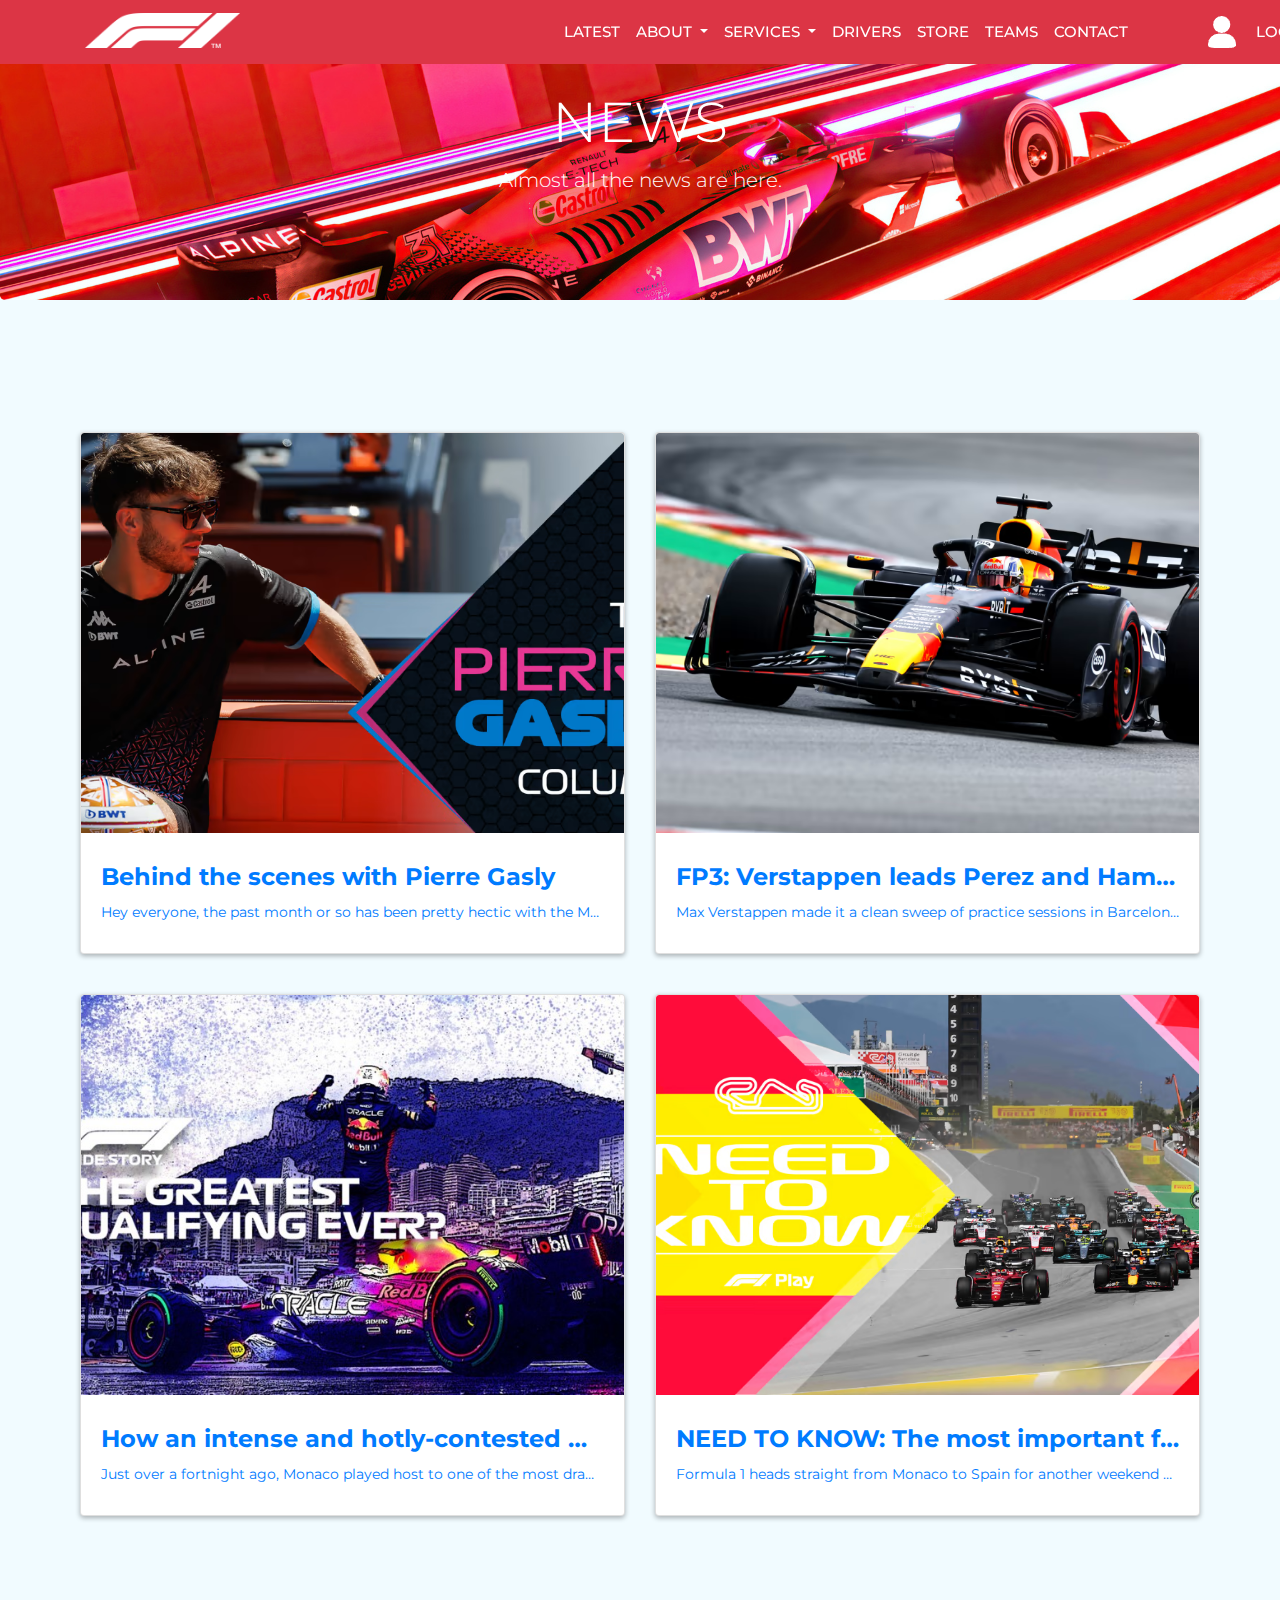
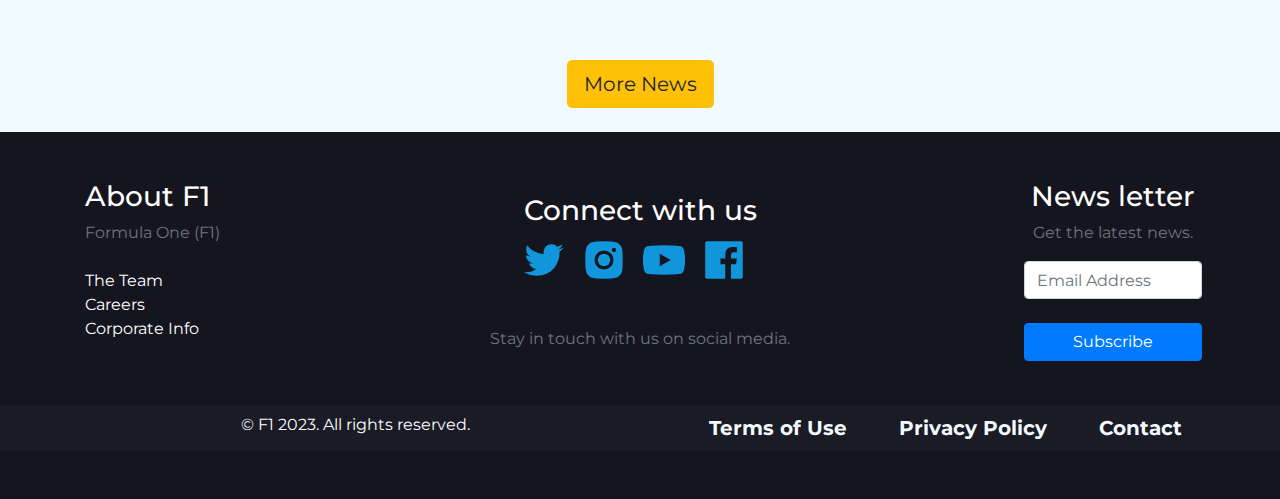
<file: latest.html>
<!DOCTYPE html>
<html lang="en">

<head>
    <meta charset="UTF-8">
    <meta http-equiv="X-UA-Compatible" content="IE=edge">
    <meta name="viewport" content="width=device-width, initial-scale=1.0">
    <title>Latest</title>
    <link rel="stylesheet" href="css/bootstrap.css">
    <link rel="stylesheet" href="css/latest.css">
    <link rel="icon" type="image/x-icon" href="img/f1icon2.png">
</head>

<body>
    <nav class="navbar navbar-expand-lg navbar-light bg-danger fixed-top">
        <div class="container">
            <a class="navbar-brand" href="index.html"><img src="img/logo.png" width="155" height="35"
                    class="d-inline-block align-top" alt=""></a>
            <button class="navbar-toggler" type="button" data-toggle="collapse" data-target="#navbarSupportedContent"
                aria-controls="navbarSupportedContent" aria-expanded="false" aria-label="Toggle navigation">
                <span class="navbar-toggler-icon"></span>
            </button>

            <div class="collapse navbar-collapse" id="navbarSupportedContent">
                <ul class="navbar-nav ml-auto" style="padding-left: 300px;">
                    <li class="nav-item">
                        <a class="nav-link" href="javascript:void(0);">Latest</a>
                    </li>
                    <li class="nav-item dropdown">
                        <a class="nav-link dropdown-toggle" href="javascript:void(0);" id="navbarDropdown" role="button"
                            data-toggle="dropdown" aria-haspopup="true" aria-expanded="false">
                            About
                        </a>
                        <div class="dropdown-menu" aria-labelledby="navbarDropdown">
                            <a class="dropdown-item" href="javascript:void(0);">Our Story</a>
                            <a class="dropdown-item" href="javascript:void(0);">Our Team</a>
                            <a class="dropdown-item" href="javascript:void(0);">Our Vision</a>
                            <div class="dropdown-divider"></div>
                            <a class="dropdown-item" href="javascript:void(0);">Contact Us</a>
                        </div>
                    </li>
                    <li class="nav-item dropdown">
                        <a class="nav-link dropdown-toggle" href="javascript:void(0);" id="navbarDropdown" role="button"
                            data-toggle="dropdown" aria-haspopup="true" aria-expanded="false">
                            Services
                        </a>
                        <div class="dropdown-menu" aria-labelledby="navbarDropdown">
                            <a class="dropdown-item" href="javascript:void(0);">Service 1</a>
                            <a class="dropdown-item" href="javascript:void(0);">Service 2</a>
                            <a class="dropdown-item" href="javascript:void(0);">Service 3</a>
                            <div class="dropdown-divider"></div>
                            <a class="dropdown-item" href="javascript:void(0);">All Services</a>
                        </div>
                    </li>
                    <li class="nav-item">
                        <a class="nav-link" href="javascript:void(0);">Drivers</a>
                    </li>
                    <li class="nav-item">
                        <a class="nav-link" href="store1.html">Store</a>
                    </li>
                    <li class="nav-item">
                        <a class="nav-link" href="#team">Teams</a>
                    </li>
                    <li class="nav-item">
                        <a class="nav-link" href="#contact">Contact</a>
                    </li>
                    <ul class="navbar-nav ml-auto" style="padding-left: 70px;">
                        <li class="nav-item">
                            <div class="login-wrapper">
                                <img src="img/login.png" alt="Login Icon">
                                <a class="nav-link" href="login.html">Login</a>
                            </div>
                        </li>
                        <li class="nav-item">
                            <div>
                                <a class="nav-link" href="register.html">Register</a>
                            </div>
                        </li>
                    </ul>
                </ul>
            </div>
        </div>
    </nav>
    <div class="jumbotron">
        <h1 class="display-4">NEWS</h1>
        <p class="lead">Almost all the news are here.</p>
    </div>
    <div class="row" id="roww">
        <div class="col-12 col-md-6 category">
            <div class="card">
                <a href="javascript:void(0);">
                    <img class="card-img-top" src="img/latest1.avif" alt="Card image cap">
                    <div class="card-body">
                        <h5 class="card-title">Behind the scenes with Pierre Gasly</h5>
                        <p class="card-text">Hey everyone, the past month or so has been pretty hectic with the
                            Monaco-Spain double header and so many different
                            things happening on and off track in that time. Here, I share with you some of those moments
                            and what’s been on my mind
                            of late…</p>
                    </div>
                </a>
            </div>
            <div class="card">
                <a href="javascript:void(0);">
                    <img class="card-img-top" src="img/latest2.jpg" alt="Card image cap">
                    <div class="card-body">
                        <h5 class="card-title">How an intense and hotly-contested Monaco GP qualifying session unfolded
                        </h5>
                        <p class="card-text">Just over a fortnight ago, Monaco played host to one of the most dramatic
                            qualifying sessions of all time, with the
                            one-hour grid decider featuring a shock Q1 exit, world class driving at every turn and
                            several cars battling it out for
                            pole position.</p>
                    </div>
                </a>
            </div>
        </div>
        <div class="col-12 col-md-6 category">
            <div class="card">
                <a href="javascript:void(0);">
                    <img class="card-img-top" src="img/latest3.avif" alt="Card image cap">
                    <div class="card-body">
                        <h5 class="card-title">FP3: Verstappen leads Perez and Hamilton in rain-affected final practice
                            session in Barcelona</h5>
                        <p class="card-text">Max Verstappen made it a clean sweep of practice sessions in Barcelona,
                            with the Red Bull driver setting the fastest
                            time during a rain-hampered FP3, ahead of team mate Sergio Perez and Mercedes’ Lewis
                            Hamilton in preparation for
                            qualifying later today.</p>
                    </div>
                </a>
            </div>
            <div class="card">
                <a href="javascript:void(0);">
                    <img class="card-img-top" src="img/latest4.avif" alt="Card image cap">
                    <div class="card-body">
                        <h5 class="card-title">NEED TO KNOW: The most important facts, stats and trivia ahead of the
                            2023 Spanish Grand Prix</h5>
                        <p class="card-text">Formula 1 heads straight from Monaco to Spain for another weekend of
                            racing. Need to Know is your all-in-one guide with
                            stats, trivia, insight and much more. You can also see how fans have voted using our F1 Play
                            predictor game.</p>
                    </div>
                </a>
            </div>
        </div>
    </div>
    <div class="btn-center">
        <button class="btn btn-warning my-4 btn-lg">More News</button>
    </div>
    <footer class="footercolor py-5">
        <div class="container">
            <div class="row">
                <div class="col-md-4 mb-5 mb-md-0">
                    <h3 class="fw-bold text-white">About F1</h3>
                    <p class="text-secondary">Formula One (F1) </p>
                    <ul class="list-unstyled mt-4">
                        <li><a href="javascript:void(0);" class="text-white">The Team</a></li>
                        <li><a href="javascript:void(0);" class="text-white">Careers</a></li>
                        <li><a href="javascript:void(0);" class="text-white">Corporate Info</a></li>
                    </ul>
                </div>
                <div class="col-md-4 mb-5 mb-md-0 d-flex flex-column justify-content-center align-items-center">
                    <h3 class="fw-bold text-white">Connect with us</h3>
                    <ul class="nav tubiaos">
                        <li class="nav-item"><a href="javascript:void(0);" id="tubiao1"
                                class="text-decoration-none"></a></li>
                        <li class="nav-item"><a href="javascript:void(0);" id="tubiao2"
                                class="text-decoration-none"></a></li>
                        <li class="nav-item"><a href="javascript:void(0);" id="tubiao3"
                                class="text-decoration-none"></a></li>
                        <li class="nav-item"><a href="javascript:void(0);" id="tubiao4"
                                class="text-decoration-none"></a></li>
                    </ul>
                    <p class="mt-4 text-secondary text-center">Stay in touch with us on social media.</p>
                </div>
                <div class="col-md-4 d-flex flex-column justify-content-center align-items-center f4">
                    <h3 class="fw-bold  text-white">News letter</h3>
                    <p class="text-secondary">Get the latest news.</p>
                    <form>
                        <div class="form-group mb-4">
                            <input type="email" class="form-control rounded" placeholder="Email Address">
                        </div>
                        <button type="submit" class="btn btn-primary px-5">Subscribe</button>
                    </form>
                </div>
            </div>
        </div>
        <div class="container-fluid mt-4 py-2 f3">
            <div class="container">
                <div class="row">
                    <div class="col-md-6 text-center text-md-start" id="f1234">
                        <p class="mb-0 " id="f2">&copy; F1 2023. All rights reserved.</p>
                    </div>
                    <div class="col-md-6 text-center text-md-end f12">
                        <ul class="list-inline mb-0" id="f123">
                            <li class="list-inline-item fw-bold"><a href="javascript:void(0);" class="">Terms of Use</a>
                            </li>
                            <li class="list-inline-item fw-bold"><a href="javascript:void(0);" class="">Privacy
                                    Policy</a></li>
                            <li class="list-inline-item fw-bold"><a href="javascript:void(0);" class="">Contact</a></li>
                        </ul>
                    </div>
                </div>
            </div>
        </div>
    </footer>
    <script src="js/jquery-3.6.4.min.js"></script>
    <script src="js/bootstrap.bundle.min.js"></script>
</body>

</html>
</file>
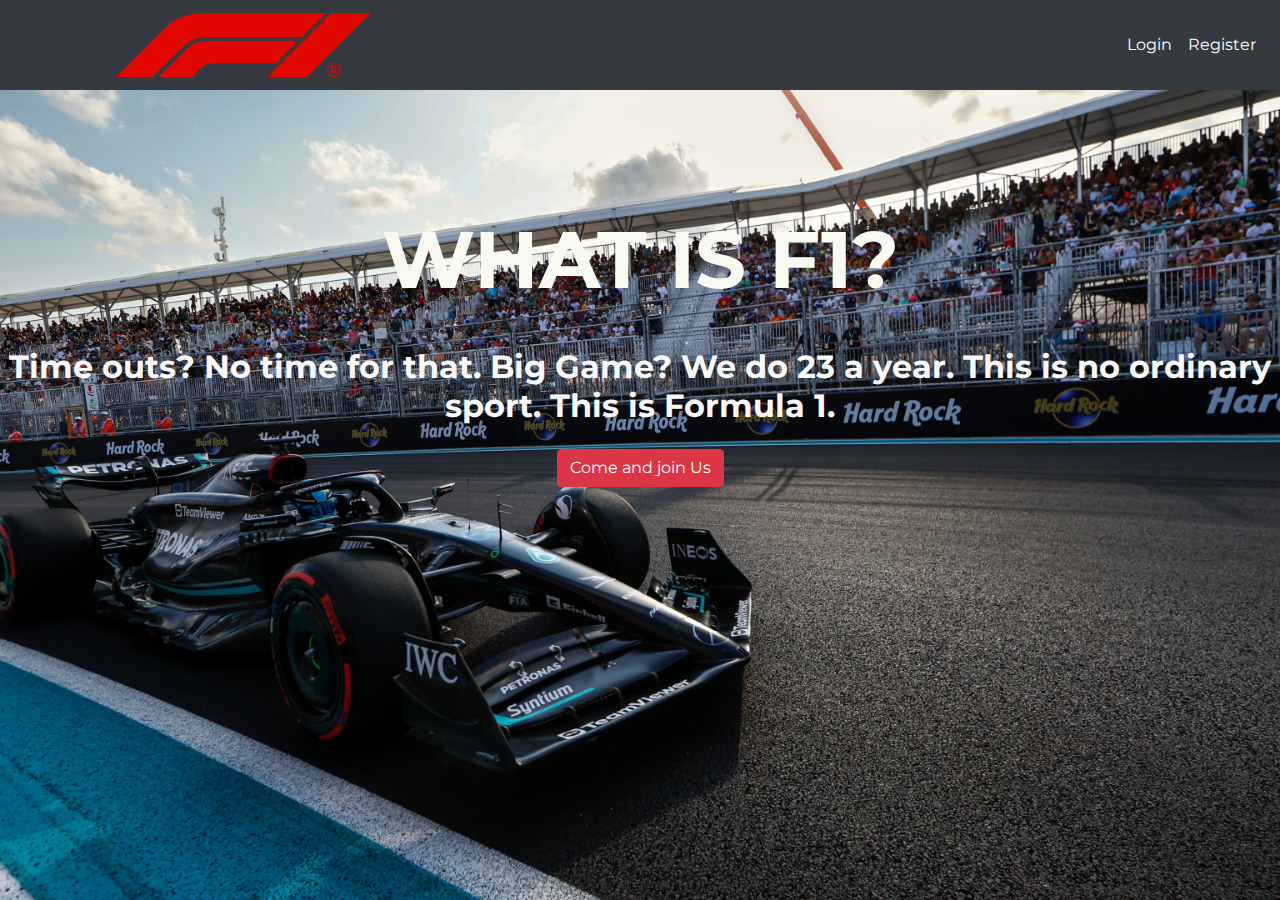
<file: login.html>
<!DOCTYPE html>
<html lang="en">

<head>
    <meta charset="UTF-8">
    <meta http-equiv="X-UA-Compatible" content="IE=edge">
    <meta name="viewport" content="width=device-width, initial-scale=1.0">
    <title>Login</title>
    <link rel="stylesheet" href="css/bootstrap.css">
    <link rel="stylesheet" href="css/login.css">
    <link rel="icon" href="img/f1icon2.png">
</head>

<body>
    <nav class="navbar navbar-expand-lg navbar-dark bg-dark">
        <a class="navbar-brand" href="index.html"><img src="img/logo2.svg" width="255" class="d-inline-block align-top "
                alt="" style="margin-left: 100px;"></a>
        <button class="navbar-toggler" type="button" data-toggle="collapse" data-target="#navbarNav"
            aria-controls="navbarNav" aria-expanded="false" aria-label="Toggle navigation">
            <span class="navbar-toggler-icon"></span>
        </button>
        <div class="collapse navbar-collapse justify-content-end" id="navbarNav">
            <ul class="navbar-nav">
                <li class="nav-item active fw-bold">
                    <a class="nav-link" href="javascript:void(0);">Login</a>
                </li>
                <li class="nav-item active fw-bold">
                    <a class="nav-link" href="register.html">Register</a>
                </li>
            </ul>
        </div>
    </nav>
    <div class="d-flex align-items-center justify-content-center mt-5 pt-5 F111" style="height: 400px;">
        <div class="text-center mb-4">
            <h1 class="mb-4">WHAT IS F1?</h1>
            <h2 class="mb-4">Time outs? No time for that. Big Game? We do 23 a year. This is no ordinary sport. This is
                Formula 1.</h2>
            <button class="btn btn-danger buttonn" data-toggle="modal" data-target="#loginModal">Come and join
                Us</button>
        </div>
    </div>

    <!-- 登录模态框代码 -->
    <div class="modal fade" id="loginModal" tabindex="-1" role="dialog" aria-labelledby="loginModalLabel"
        aria-hidden="true">
        <div class="modal-dialog modal-dialog-centered modal-lg" role="document">
            <div class="modal-content text-white"
                style="background-color:rgb(44, 44, 61);border-color:rgb(255, 255, 255);">
                <div class="modal-header">
                    <h5 class="modal-title" id="loginModalLabel">Login</h5>
                    <button type="button" class="close" data-dismiss="modal" aria-label="Close">
                        <span aria-hidden="true">&times;</span>
                    </button>
                </div>
                <div class="modal-body">
                    <form id="loginForm" method="post" action="/login" class="needs-validation" novalidate>

                        <div class="form-group">
                            <label for="username" class="text-white">user name</label>
                            <input type="text" class="form-control bg-white text-white" id="username" name="username"
                                required>
                            <div class="invalid-feedback">
                                Please fill in the username.
                            </div>
                        </div>

                        <div class="form-group">
                            <label for="password" class="text-white">password</label>
                            <input type="password" class="form-control bg-white text-white" id="password"
                                name="password" required>
                            <div class="invalid-feedback">
                                Please fill in the password.
                            </div>
                        </div>

                        <div class="form-group form-check">
                            <input type="checkbox" class="form-check-input" id="rememberMe" name="rememberMe">
                            <label class="form-check-label text-white" for="rememberMe">Remember login status</label>
                        </div>

                        <div class="text-center">
                            <button type="submit" class="btn btn-primary btn-block py-2 mb-3"
                                style="background-color:rgb(0, 0, 0);border-color:rgb(255, 255, 255);">Login</button>
                        </div>
                    </form>
                </div>

                <div class="modal-footer text-center">
                    <!-- 忘记密码链接 -->
                    <a href="javascript:void(0);" class="text-white">Forgot your password?</a>
                    <span class="text-muted mx-2">|</span>
                    <a href="javascript:void(0);" class="text-white">Register Now</a>
                </div>
            </div>
        </div>
    </div>
    <script src="js/jquery-3.6.4.min.js"></script>
    <script src="js/bootstrap.bundle.min.js"></script>
</body>

</html>
</file>
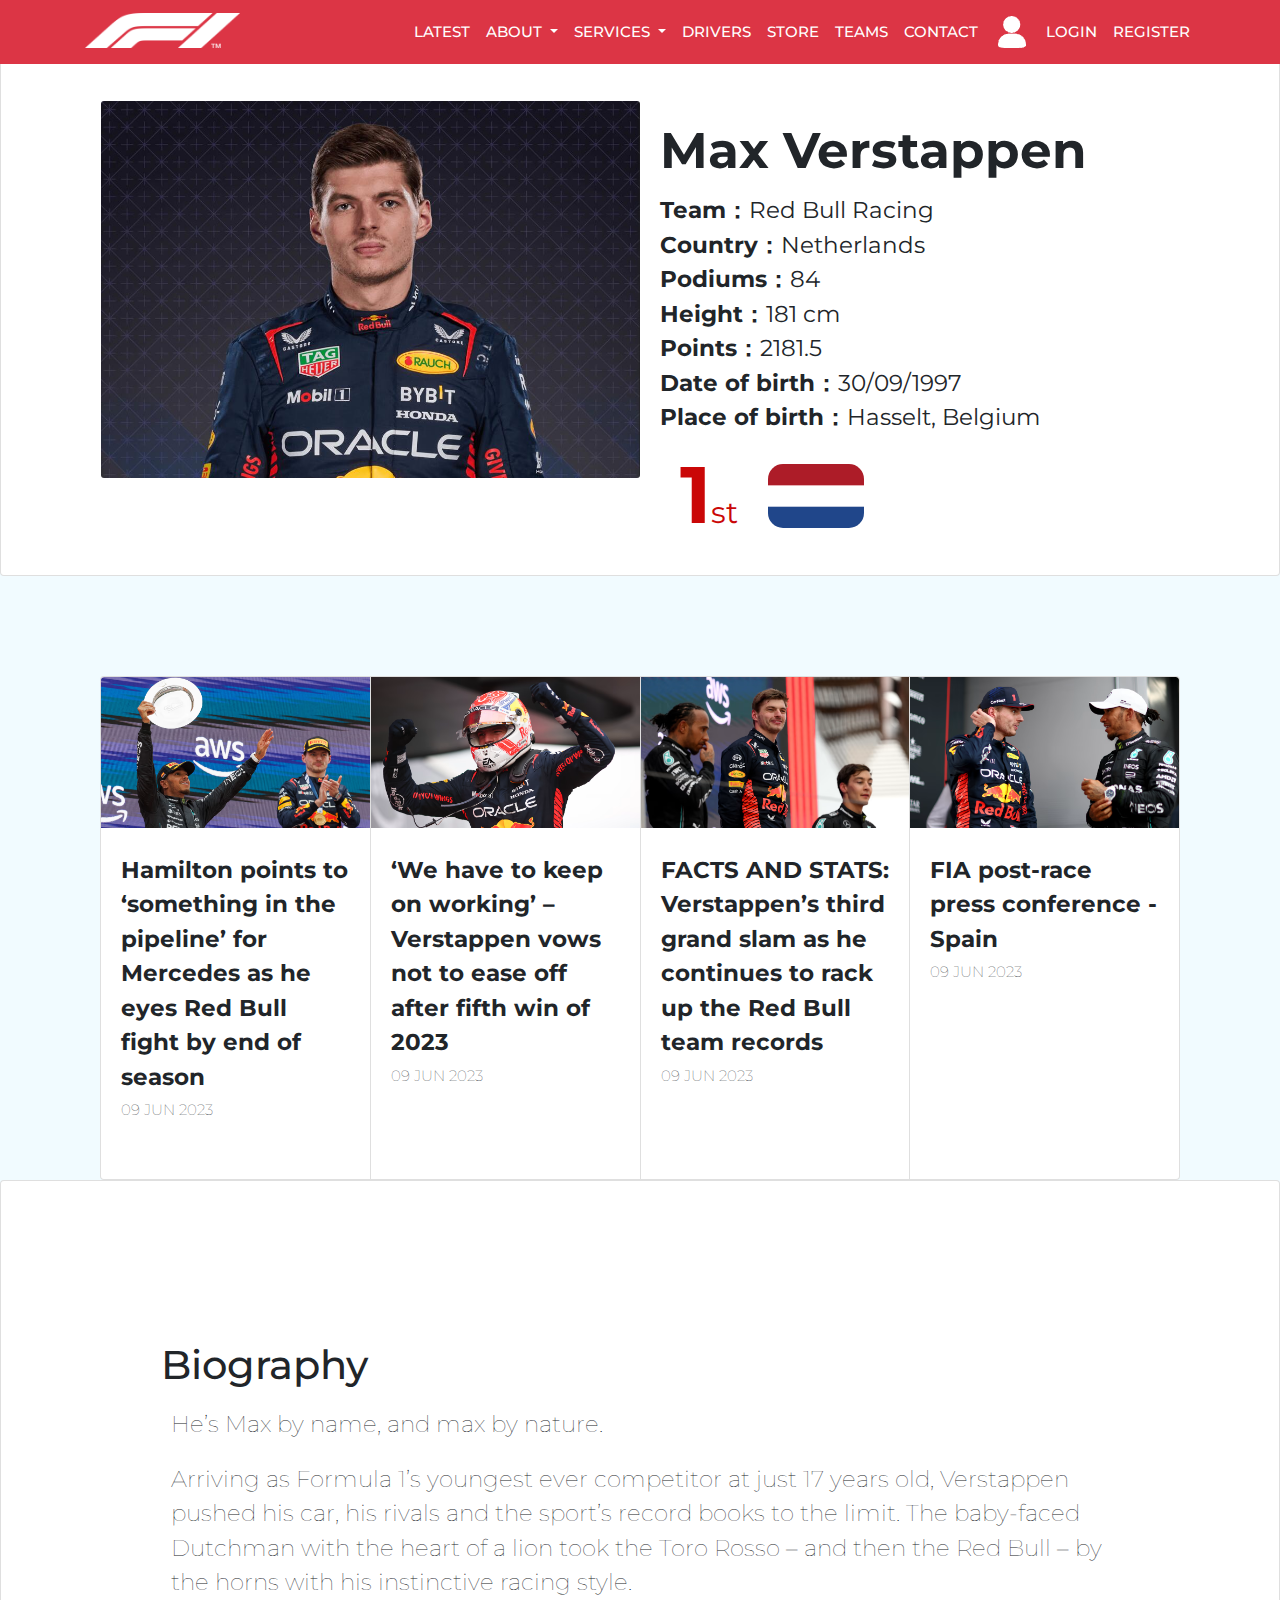
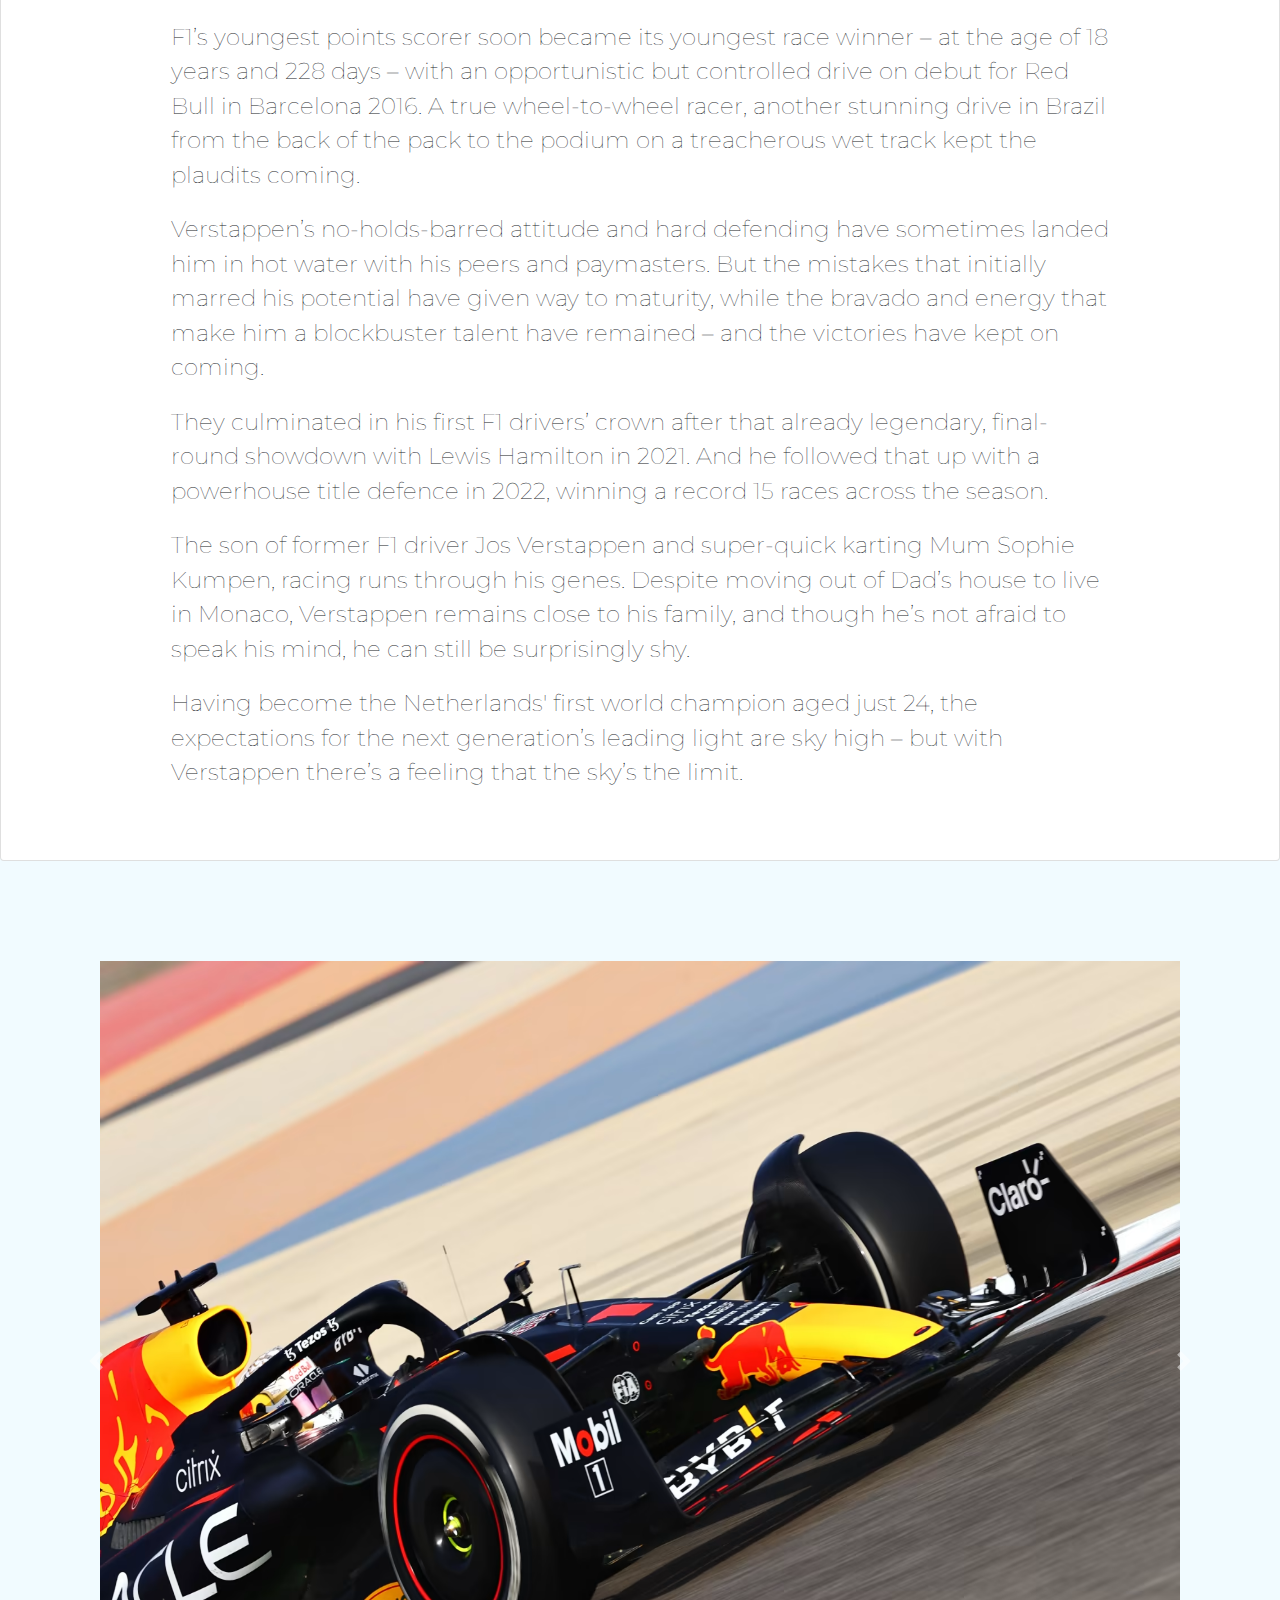
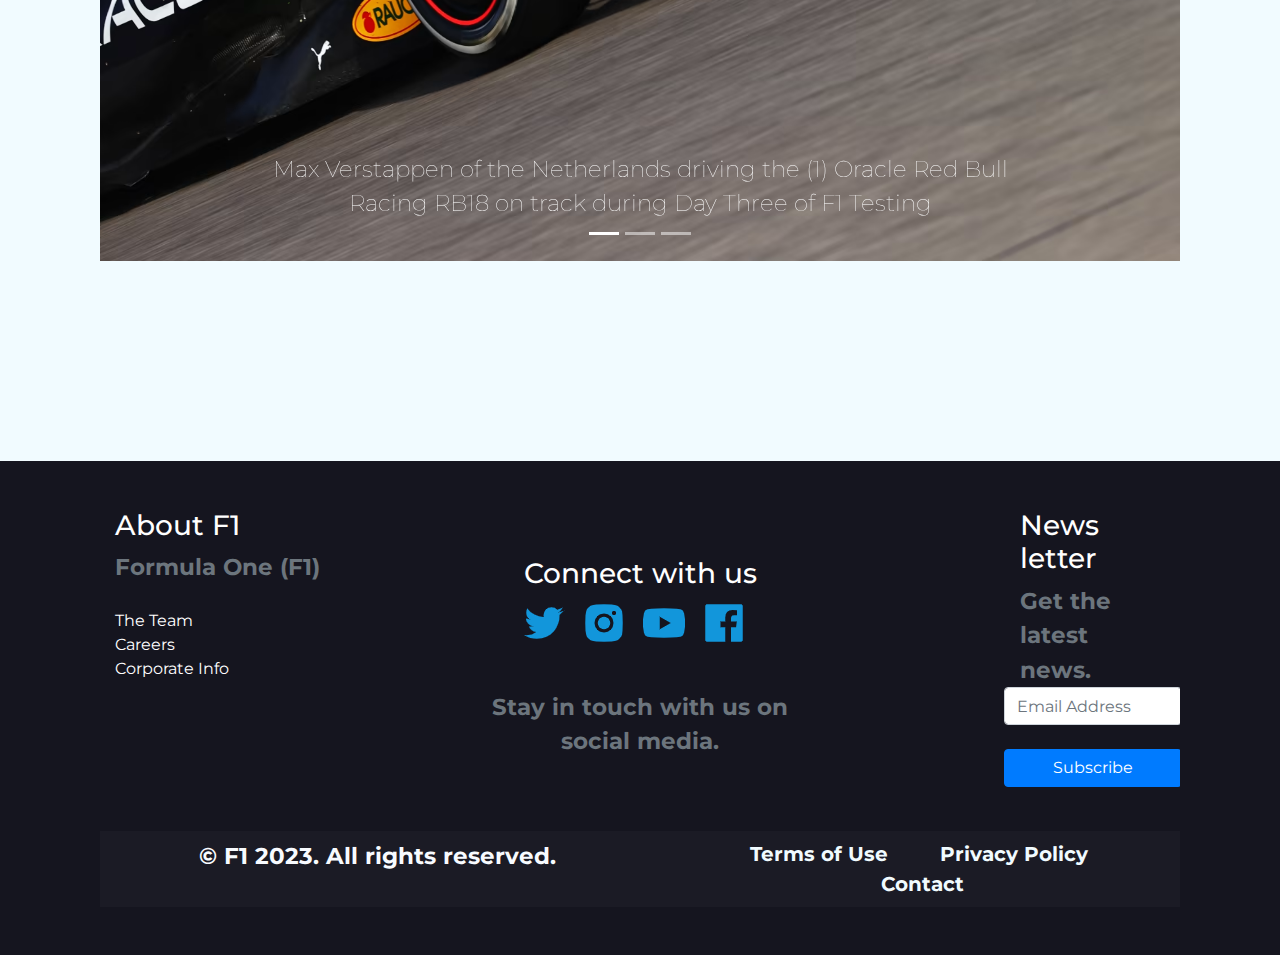
<file: Max Verstappen.html>
<!DOCTYPE html>
<html lang="en">

<head>
    <meta charset="UTF-8">
    <meta http-equiv="X-UA-Compatible" content="IE=edge">
    <meta name="viewport" content="width=device-width, initial-scale=1.0">
    <title>Max Verstappen</title>
    <link rel="icon" type="image/x-icon" href="img/f1icon2.png">
    <link rel="stylesheet" href="css/bootstrap.css">
    <link rel="stylesheet" href="css/Max.css">
</head>

<body>
    <nav class="navbar navbar-expand-lg navbar-light bg-danger fixed-top" id="navv">
        <div class="container">
            <a class="navbar-brand" href="index.html"><img src="img/logo.png" width="155" height="35"
                    class="d-inline-block align-top" alt=""></a>
            <button class="navbar-toggler" type="button" data-toggle="collapse" data-target="#navbarSupportedContent"
                aria-controls="navbarSupportedContent" aria-expanded="false" aria-label="Toggle navigation">
                <span class="navbar-toggler-icon"></span>
            </button>

            <div class="collapse navbar-collapse" id="navbarSupportedContent">
                <ul class="navbar-nav ml-auto" style="padding-left: 150px;">
                    <li class="nav-item">
                        <a class="nav-link" href="latest.html">Latest</a>
                    </li>
                    <li class="nav-item dropdown">
                        <a class="nav-link dropdown-toggle" href="javascript:void(0);" id="navbarDropdown" role="button"
                            data-toggle="dropdown" aria-haspopup="true" aria-expanded="false">
                            About
                        </a>
                        <div class="dropdown-menu" aria-labelledby="navbarDropdown">
                            <a class="dropdown-item" href="javascript:void(0);">Our Story</a>
                            <a class="dropdown-item" href="javascript:void(0);">Our Team</a>
                            <a class="dropdown-item" href="javascript:void(0);">Our Vision</a>
                            <div class="dropdown-divider"></div>
                            <a class="dropdown-item" href="javascript:void(0);">Contact Us</a>
                        </div>
                    </li>
                    <li class="nav-item dropdown">
                        <a class="nav-link dropdown-toggle" href="javascript:void(0);" id="navbarDropdown" role="button"
                            data-toggle="dropdown" aria-haspopup="true" aria-expanded="false">
                            Services
                        </a>
                        <div class="dropdown-menu" aria-labelledby="navbarDropdown">
                            <a class="dropdown-item" href="javascript:void(0);">Service 1</a>
                            <a class="dropdown-item" href="javascript:void(0);">Service 2</a>
                            <a class="dropdown-item" href="javascript:void(0);">Service 3</a>
                            <div class="dropdown-divider"></div>
                            <a class="dropdown-item" href="javascript:void(0);">All Services</a>
                        </div>
                    </li>
                    <li class="nav-item">
                        <a class="nav-link" href="javascript:void(0);">Drivers</a>
                    </li>
                    <li class="nav-item">
                        <a class="nav-link" href="store1.html">Store</a>
                    </li>
                    <li class="nav-item">
                        <a class="nav-link" href="#team">Teams</a>
                    </li>
                    <li class="nav-item">
                        <a class="nav-link" href="#contact">Contact</a>
                    </li>
                    <ul class="navbar-nav ml-auto" style="padding-left: 10px;">
                        <li class="nav-item">
                            <div class="login-wrapper">
                                <img src="img/login.png" alt="Login Icon">
                                <a class="nav-link" href="login.html">Login</a>
                            </div>
                        </li>
                        <li class="nav-item">
                            <div>
                                <a class="nav-link" href="register.html">Register</a>
                            </div>
                        </li>
                    </ul>
                </ul>
            </div>
        </div>
    </nav>
    <div class="card divv">
        <div class="row no-gutters">
            <div class="col-md-6">
                <img src="img/Max2.jpg" class="card-img" alt="Max" />
            </div>
            <div class="col-md-6">
                <div class="card-body">
                    <h5 class="card-title">Max Verstappen</h5>
                    <p class="card-text">Team：<span>Red Bull Racing</span></p>
                    <p class="card-text">Country：<span>Netherlands</span></p>
                    <p class="card-text">Podiums：<span>84</span></p>
                    <p class="card-text">Height：<span>181 cm</span></p>
                    <p class="card-text">Points：<span>2181.5</span></p>
                    <p class="card-text">Date of birth：<span>30/09/1997</span></p>
                    <p class="card-text">Place of birth：<span>Hasselt, Belgium</span></p>
                    <p class="card-text" id="one">1<span id="st">st</span><img src="img/Netherlands.webp" alt=""
                            id="net"></p>
                </div>
            </div>
        </div>
    </div>
    <div class="card-group divv" id="divv">
        <div class="card">
            <img src="img/s1.avif" class="card-img-top" alt="Lewis Hamilton">
            <div class="card-body">
                <p class="card-text">Hamilton points to ‘something in the pipeline’ for Mercedes as he eyes Red Bull
                    fight by end of season</p>
                <p class="p1">09 JUN 2023 <br>
                    <span class="p2">news</span>
                </p>
                <a href="javascript:void(0);" class="stretched-link"></a>
            </div>
        </div>
        <div class="card">
            <img src="img/s2.avif" class="card-img-top" alt="Max Verstappen">
            <div class="card-body">
                <p class="card-text">‘We have to keep on working’ – Verstappen vows not to ease off after fifth win of
                    2023</p>
                <p class="p1">09 JUN 2023 <br>
                    <span class="p2">news</span>
                </p>
                <a href="javascript:void(0);" class="stretched-link"></a>
            </div>
        </div>
        <div class="card">
            <img src="img/s3.avif" class="card-img-top" alt="Lando Norris">
            <div class="card-body">
                <p class="card-text">FACTS AND STATS: Verstappen’s third grand slam as he continues to rack up the Red
                    Bull team records</p>
                <p class="p1">09 JUN 2023 <br>
                    <span class="p2">news</span>
                </p>
                <a href="javascript:void(0);" class="stretched-link"></a>
            </div>
        </div>
        <div class="card">
            <img src="img/s4.avif" class="card-img-top" alt="Charles Leclerc">
            <div class="card-body">
                <p class="card-text">FIA post-race press conference - Spain</p>
                <p class="p1">09 JUN 2023 <br>
                    <span class="p2">news</span>
                </p>
                <a href="javascript:void(0);" class="stretched-link"></a>
            </div>
        </div>
    </div>
    <div class="card divv">
        <div class="row no-gutters">
            <div class="col-md-12">
                <div class="card-body" id="textcontent">
                    <h1>Biography</h1>
                    <p class="p3">He’s Max by name, and max by nature.</p>
                    <p class="p3">Arriving as Formula 1’s youngest ever competitor at just 17 years old, Verstappen
                        pushed his car, his rivals and the
                        sport’s record books to the limit. The baby-faced Dutchman with the heart of a lion took the
                        Toro Rosso – and then the
                        Red Bull – by the horns with his instinctive racing style.</p>
                    <p class="p3">F1’s youngest points scorer soon became its youngest race winner – at the age of 18
                        years and 228 days – with an
                        opportunistic but controlled drive on debut for Red Bull in Barcelona 2016. A true
                        wheel-to-wheel racer, another
                        stunning drive in Brazil from the back of the pack to the podium on a treacherous wet track kept
                        the plaudits coming.</p>
                    <p class="p3">Verstappen’s no-holds-barred attitude and hard defending have sometimes landed him in
                        hot water with his peers and
                        paymasters. But the mistakes that initially marred his potential have given way to maturity,
                        while the bravado and
                        energy that make him a blockbuster talent have remained – and the victories have kept on coming.
                    </p>
                    <p class="p3">They culminated in his first F1 drivers’ crown after that already legendary,
                        final-round showdown with Lewis Hamilton in
                        2021. And he followed that up with a powerhouse title defence in 2022, winning a record 15 races
                        across the season.</p>
                    <p class="p3">The son of former F1 driver Jos Verstappen and super-quick karting Mum Sophie Kumpen,
                        racing runs through his genes.
                        Despite moving out of Dad’s house to live in Monaco, Verstappen remains close to his family, and
                        though he’s not afraid
                        to speak his mind, he can still be surprisingly shy.</p>
                    <p class="p3">Having become the Netherlands' first world champion aged just 24, the expectations for
                        the next generation’s leading
                        light are sky high – but with Verstappen there’s a feeling that the sky’s the limit.</p>
                </div>
            </div>
        </div>
    </div>
    <div id="myCarousel" class="carousel slide  carousel-fade divv divvv" data-ride="carousel">
        <ol class="carousel-indicators">
            <li data-target="#myCarousel" data-slide-to="0" class="active"></li>
            <li data-target="#myCarousel" data-slide-to="1"></li>
            <li data-target="#myCarousel" data-slide-to="2"></li>
        </ol>
        <div class="carousel-inner">
            <div class="carousel-item active">
                <img src="img/lb1.avif" class="d-block w-100" alt="Slide 1">
                <div class="carousel-caption d-none d-md-block">
                    <p class="p4">Max Verstappen of the Netherlands driving the (1) Oracle Red Bull Racing RB18 on track
                        during Day Three of F1 Testing</p>
                </div>
            </div>
            <div class="carousel-item">
                <img src="img/lb2.avif" class="d-block w-100" alt="Slide 2">
                <div class="carousel-caption d-none d-md-block">
                    <p class="p4">Max Verstappen of the Netherlands driving the (1) Oracle Red Bull Racing RB18 on track
                        during Day Three of F1 Testing</p>
                </div>
            </div>
            <div class="carousel-item">
                <img src="img/lb3.avif" class="d-block w-100" alt="Slide 3">
                <div class="carousel-caption d-none d-md-block">
                    <p class="p4">Max Verstappen of the Netherlands and Oracle Red Bull Racing talks with race engineer
                        Gianpiero Lambiase</p>
                </div>
            </div>
        </div>
        <a class="carousel-control-prev" href="#myCarousel" role="button" data-slide="prev">
            <span class="carousel-control-prev-icon" aria-hidden="true"></span>
            <span class="sr-only">Previous</span>
        </a>
        <a class="carousel-control-next" href="#myCarousel" role="button" data-slide="next">
            <span class="carousel-control-next-icon" aria-hidden="true"></span>
            <span class="sr-only">Next</span>
        </a>
    </div>
    <footer class="footercolor py-5">
        <div class="container">
            <div class="row">
                <div class="col-md-4 mb-5 mb-md-0">
                    <h3 class="fw-bold text-white">About F1</h3>
                    <p class="text-secondary">Formula One (F1) </p>
                    <ul class="list-unstyled mt-4">
                        <li><a href="javascript:void(0);" class="text-white">The Team</a></li>
                        <li><a href="javascript:void(0);" class="text-white">Careers</a></li>
                        <li><a href="javascript:void(0);" class="text-white">Corporate Info</a></li>
                    </ul>
                </div>
                <div class="col-md-4 mb-5 mb-md-0 d-flex flex-column justify-content-center align-items-center">
                    <h3 class="fw-bold text-white">Connect with us</h3>
                    <ul class="nav tubiaos">
                        <li class="nav-item"><a href="javascript:void(0);" id="tubiao1"
                                class="text-decoration-none"></a></li>
                        <li class="nav-item"><a href="javascript:void(0);" id="tubiao2"
                                class="text-decoration-none"></a></li>
                        <li class="nav-item"><a href="javascript:void(0);" id="tubiao3"
                                class="text-decoration-none"></a></li>
                        <li class="nav-item"><a href="javascript:void(0);" id="tubiao4"
                                class="text-decoration-none"></a></li>
                    </ul>
                    <p class="mt-4 text-secondary text-center">Stay in touch with us on social media.</p>
                </div>
                <div class="col-md-4 d-flex flex-column justify-content-center align-items-center f4">
                    <h3 class="fw-bold  text-white">News letter</h3>
                    <p class="text-secondary">Get the latest news.</p>
                    <form>
                        <div class="form-group mb-4">
                            <input type="email" class="form-control rounded" placeholder="Email Address">
                        </div>
                        <button type="submit" class="btn btn-primary px-5">Subscribe</button>
                    </form>
                </div>
            </div>
        </div>
        <div class="container-fluid mt-4 py-2 f3">
            <div class="container">
                <div class="row">
                    <div class="col-md-6 text-center text-md-start" id="f1234">
                        <p class="mb-0 " id="f2">&copy; F1 2023. All rights reserved.</p>
                    </div>
                    <div class="col-md-6 text-center text-md-end f12">
                        <ul class="list-inline mb-0" id="f123">
                            <li class="list-inline-item fw-bold"><a href="javascript:void(0);" class="">Terms of Use</a>
                            </li>
                            <li class="list-inline-item fw-bold"><a href="javascript:void(0);" class="">Privacy
                                    Policy</a></li>
                            <li class="list-inline-item fw-bold"><a href="javascript:void(0);" class="">Contact</a></li>
                        </ul>
                    </div>
                </div>
            </div>
        </div>
    </footer>










    <script src="js/jquery-3.6.4.min.js"></script>
    <script src="js/bootstrap.bundle.min.js"></script>
    <script src="js/max.js"></script>
</body>

</html>
</file>
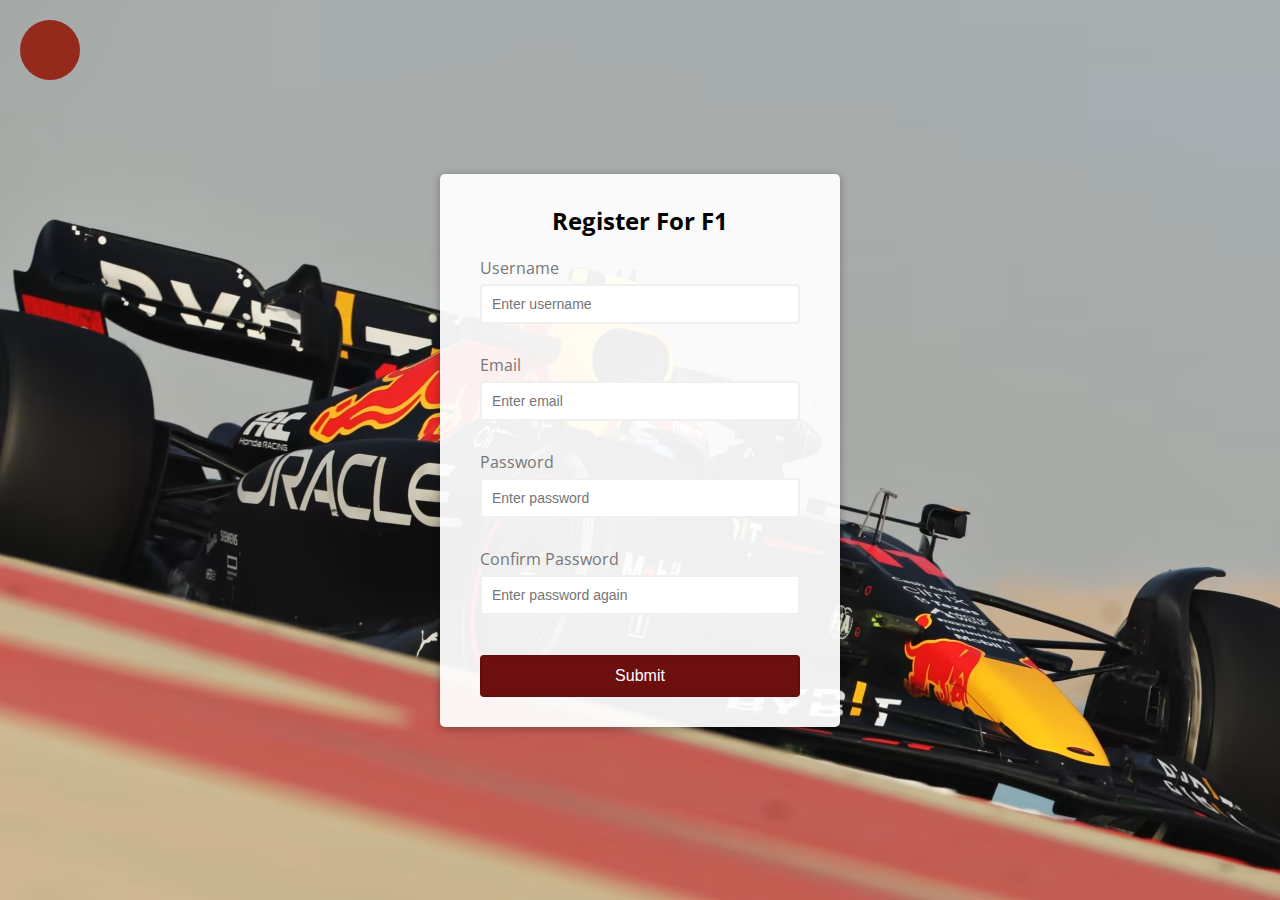
<file: register.html>
<!DOCTYPE html>
<html lang="en">

<head>
    <meta charset="UTF-8" />
    <meta http-equiv="X-UA-Compatible" content="IE=edge" />
    <meta name="viewport" content="width=device-width, initial-scale=1.0" />
    <link rel="stylesheet" href="./css/register.css" />
    <title>Register</title>
</head>

<body>
    <div class="container">
        <button id="back-btn" onclick="location.href='index.html'">
            <i class="fa fa-home"></i>
        </button>
        <form id="form" class="form">
            <h2>Register For F1</h2>
            <div class="form-control">
                <label for="username">Username</label>
                <input type="text" id="username" placeholder="Enter username" />
                <small>Error Message</small>
            </div>
            <div class="form-control">
                <label for="email">Email</label>
                <input type="text" id="email" placeholder="Enter email" />
                <small>Error Message</small>
            </div>
            <div class="form-control">
                <label for="password">Password</label>
                <input type="password" id="password" placeholder="Enter password" />
                <small>Error Message</small>
            </div>
            <div class="form-control">
                <label for="password2">Confirm Password</label>
                <input type="password" id="password2" placeholder="Enter password again" />
                <small>Error Message</small>
            </div>
            <button id="sub">Submit</button>
        </form>
    </div>

    <script src="js/register.js"></script>
</body>

</html>
</file>
<file: css/latest.css>
@import url('https://fonts.googleapis.com/css2?family=Montserrat:wght@400;500;700&display=swap');

* {
    font-family: 'Montserrat', sans-serif;
}


body {
    background: #f1fbff;
    margin: 0;
    padding: 0px;
}
#roww {
    padding: 80px;
}
.login-wrapper {
    display: flex;
    align-items: center;
}

.login-wrapper img {
    margin-right: 10px;
}
.navbar-nav .nav-link {
    color: #ffffff !important;
}

.navbar-nav li a:hover {
    background-color: red;
    color: white;
    border-radius: 20px;
}

.navbar-nav li div a:hover {
    background-color: red;
    color: white;
    border-radius: 0;
}
.navbar .getstarted {
    background: #106eea;
    margin-left: 30px;
    border-radius: 4px;
    font-weight: 400;
    color: #fff;
    text-decoration: none;
    padding: .5rem 1rem;
    line-height: 2.3;
}

.navbar-nav a {
    font-size: 15px;
    text-transform: uppercase;
    font-weight: 500;
}

.navbar-light .navbar-brand {
    color: #000;
    font-size: 25px;
    text-transform: uppercase;
    font-weight: bold;
    letter-spacing: 2px;
}

.navbar-light .navbar-brand:focus,
.navbar-light .navbar-brand:hover {
    color: #000;
}

.navbar-light .navbar-nav .nav-link {
    color: #000;
}

.navbar-light .navbar-nav .nav-link:focus,
.navbar-light .navbar-nav .nav-link:hover {
    color: #000;
}

.w-100 {
    height: 100vh;
}

.navbar-toggler {
    padding: 1px 5px;
    font-size: 18px;
    line-height: 0.3;
    background: #fff;
}
.jumbotron {
    background-image: url('../img/nav2.jpg');
    background-size: cover;
    background-position: center;
    color: white;
    height: 300px;
    display: flex;
    flex-direction: column;
    justify-content: center;
    align-items: center;
    text-align: center;
}

.category {
    margin-top: 20px;
}

.category h2 {
    margin-bottom: 30px;
    font-size: 32px;
    font-weight: bold;
    text-align: center;
}
.category .card {
    margin-bottom: 40px;
    box-shadow: 0 2px 5px rgba(0, 0, 0, 0.3);
    transition: all 0.3s ease-in-out;
    padding-bottom: 10px;
    border-radius: 4px;
    overflow: hidden;
}
.category .card:hover {
    background-color: rgba(0, 0, 0, 0.856);
    box-shadow: 0 8px 10px rgba(0, 0, 0, 0.3);
    transform: translate(0px, -5px);
}
.category .card-img-top {
    height: 400px;
    object-fit: cover;
}

.category .card-title {
    text-decoration: none;
    margin: 10px 0 0;
    font-size: 24px;
    font-weight: bold;
    text-overflow: ellipsis;
    overflow: hidden;
    white-space: nowrap;
    transition: all 0.3s ease-in-out;
}

.category .card-title:hover {
    text-decoration: none;
    color: rgb(255, 255, 255);
    cursor: pointer;
}
.category .card:hover .card-title {
    text-decoration: none;
}
.category .card-text {
    text-decoration: none;
    margin: 10px 0 0;
    font-size: 14px;
    text-overflow: ellipsis;
    overflow: hidden;
    white-space: nowrap;
}
.btn-center {
    display: flex;
    justify-content: center;
}
#fooooter {
    padding: 0px;
}

footer a:hover {
    text-decoration: underline red;
    text-underline-offset: 4px;
    text-decoration-thickness: 2px;
}

.footercolor {
    background-color: #15151f;
}

.tubiaos a {
    display: inline-block;
    width: 48px;
    height: 48px;
    padding: 30px;
}

#tubiao1 {
    background: url(../img/tt.png) no-repeat;
}
#tubiao1:hover {
    background: url(../img/tt1.png) no-repeat;
}
#tubiao2 {
    background: url(../img/tt2.png) no-repeat;
}
#tubiao2:hover {
    background: url(../img/tt3.png) no-repeat;
}
#tubiao3 {
    background: url(../img/tt4.png) no-repeat;
}
#tubiao3:hover {
    background: url(../img/tt5.png) no-repeat;
}
#tubiao4 {
    background: url(../img/tt6.png) no-repeat;
}
#tubiao4:hover {
    background: url(../img/tt7.png) no-repeat;
}
#f123 li{
    font-size: 20px;
    font-weight: bold;
    padding-left: 40px;
}
#f123 li a {
    color: #f1fbff;
}
#f2{
    color: #f8fbff;
}
.f3 {
    background-color: #1b1b25;
}
.f4 {
        padding-left: 200px;
        padding-bottom: 20px;
}
</file>
<file: css/login.css>
@import url('https://fonts.googleapis.com/css2?family=Montserrat:wght@400;500;700&display=swap');
* {
    font-family: 'Montserrat', sans-serif;
}


body {
    background-image: url("../img/bc5.jpg");
        background-position: center center;
        background-repeat: no-repeat;
        background-attachment: fixed;
        background-size: cover;
}
html,
body {
    overflow: hidden;
}

.modal-content {
    background-color: rgba(255, 255, 255, 0.5);
    /* 设置模态框背景为半透明 */
    border: none;
    box-shadow: 0 4px 8px rgba(0, 0, 0, 0.3);
}

.modal-header,
.modal-footer {
    background-color: rgba(0, 0, 0, 0.4);
    /* 设置头部和底部的背景为半透明的黑色 */
}

.modal-header h5 {
    color: #fff;
}

.form-control {
    background-color: transparent;
    /* 将输入框背景改为透明 */
    border: 2px solid #fff;
    color: #fff;
}

.form-control::placeholder {
    color: #fff;
    /* 设置输入框占位符文字颜色为白色 */
}

.btn-primary {
    background-color: #fff;
    border: none;
    color: #ffffff;
}

.btn-primary:hover,
.btn-primary:focus,
.btn-primary:active {
    background-color: rgba(255, 255, 255, 0.8);
    /* 设置按钮半透明背景色 */
}
.F111 h1{
    font-size: 80px;
    font-weight: bold;
    color: #f8faf1;
}
.F111 h2{
    margin-top: 40px;
    font-weight: bold;
    color: #f8f8f8;
}
</file>
<file: css/Max.css>
@import url('https://fonts.googleapis.com/css2?family=Montserrat:wght@400;500;700&display=swap');

* {
    font-family: 'Montserrat', sans-serif;
}

body {
    background: #f1fbff;
    margin: 0;
    /* padding: 100px; */
}

.divv {
    padding-left: 100px;
    padding-right: 100px;
    padding-top: 100px;
}

h5 {
    font-size: 50px;
    font-weight: bold;
}

.login-wrapper {
    display: flex;
    align-items: center;
}

.login-wrapper img {
    margin-right: 10px;
}

.navbar-nav .nav-link {
    color: #ffffff !important;
}

.navbar-nav li a:hover {
    background-color: red;
    color: white;
    border-radius: 20px;
}

.navbar-nav li div a:hover {
    background-color: red;
    color: white;
    border-radius: 0;
}

.navbar .getstarted {
    background: #106eea;
    margin-left: 30px;
    border-radius: 4px;
    font-weight: 400;
    color: #fff;
    text-decoration: none;
    padding: .5rem 1rem;
    line-height: 2.3;
}

.navbar-nav a {
    font-size: 15px;
    text-transform: uppercase;
    font-weight: 500;
}

.navbar-light .navbar-brand {
    color: #000;
    font-size: 25px;
    text-transform: uppercase;
    font-weight: bold;
    letter-spacing: 2px;
}

.navbar-light .navbar-brand:focus,
.navbar-light .navbar-brand:hover {
    color: #000;
}

.navbar-light .navbar-nav .nav-link {
    color: #000;
}

.navbar-light .navbar-nav .nav-link:focus,
.navbar-light .navbar-nav .nav-link:hover {
    color: #000;
}

.w-100 {
    height: 100vh;
}

.navbar-toggler {
    padding: 1px 5px;
    font-size: 18px;
    line-height: 0.3;
    background: #fff;
}

p {
    font-size: 23px;
    font-weight: bold;
    margin: 0;
}

p span {
    font-weight: lighter;
}

#one {
    color: #ca0707;
    margin-left: 20px;
    font-size: 80px;
}

#st {
    font-size: 30px;
}

#net {
    margin-bottom: 10px;
    margin-left: 30px;
    border-radius: 15px;
}

.card-group .card:hover img.card-img-top {
    transform: scale(1.05);
}

.card-group .card:hover .card-body {
    transform: translateY(-5px);
}

.card-group .card .card-img-top {
    transition: all 0.3s ease-out;
    max-width: 100%;
    height: auto;
    max-height: 400px;
    object-fit: cover;
}

.card-group .card .card-body {
    transition: all 0.3s ease-out;
    position: relative;
}

.card-group .card .card-body::before {
    content: "";
    position: absolute;
    background-color: #ff0000;
    width: 100%;
    height: 3px;
    bottom: 0px;
    left: 0;
    transform: scaleX(0);
    transform-origin: left;
    transition: all 0.3s ease-out;
}

.card-group .card:hover .card-body::before {
    transform: scaleX(1);
}

.card-group .card .card-title,
.card-group .card .card-text {
    margin: 5px 0;
}

.card-group .card .card-text span {
    font-weight: bold;
}

.card-group .card .card-text img {
    height: 16px;
    margin-left: 5px;
    vertical-align: middle;
}

div {
    overflow: hidden;
}

.p1 {
    font-size: 15px;
    font-weight: lighter;
}

.aaa {
    color: #ff0000;
}

.card-body:hover {
    color: #000000;
}

.p2 {
    font-size: 25px;
    font-weight: bolder;
    color: #ffffff;
}

.card-body:hover .p2 {
    color: #ff0000;
}

#textcontent {
    margin: 40px;
}

.p3 {
    font-weight: lighter;
    padding: 10px;
}

.carousel-fade .carousel-item {
    opacity: 0;
    transition: opacity .8s ease-in-out;
}

.carousel-fade .carousel-item.active,
.carousel-fade .carousel-item-next.carousel-item-left,
.carousel-fade .carousel-item-prev.carousel-item-right {
    opacity: 1;
}

.carousel-fade .active.carousel-item-left,
.carousel-fade .active.carousel-item-right {
    opacity: 0;
}

.carousel-fade .carousel-item-next,
.carousel-fade .carousel-item-prev,
.carousel-fade .carousel-item.active {
    display: block;
}

.p4 {
    font-weight: lighter;
}

footer {
    padding: 100px;
}

.divvv {
    margin-bottom: 200px;
}

#fooooter {
    padding: 0px;
}

footer a:hover {
    text-decoration: underline red;
    text-underline-offset: 4px;
    text-decoration-thickness: 2px;
}

.footercolor {
    background-color: #15151f;
}

.tubiaos a {
    display: inline-block;
    width: 48px;
    height: 48px;
    padding: 30px;
}

#tubiao1 {
    background: url(../img/tt.png) no-repeat;
}
#tubiao1:hover {
    background: url(../img/tt1.png) no-repeat;
}
#tubiao2 {
    background: url(../img/tt2.png) no-repeat;
}
#tubiao2:hover {
    background: url(../img/tt3.png) no-repeat;
}
#tubiao3 {
    background: url(../img/tt4.png) no-repeat;
}
#tubiao3:hover {
    background: url(../img/tt5.png) no-repeat;
}
#tubiao4 {
    background: url(../img/tt6.png) no-repeat;
}
#tubiao4:hover {
    background: url(../img/tt7.png) no-repeat;
}
#f123 li{
    font-size: 20px;
    font-weight: bold;
    padding-left: 40px;
}
#f123 li a {
    color: #f1fbff;
}
#f2{
    color: #f8fbff;
}
.f3 {
    background-color: #1b1b25;
}
.f4 {
        padding-left: 200px;
        padding-bottom: 20px;
}
</file>
<file: css/register.css>
@import url('https://fonts.googleapis.com/css?family=Open+Sans&dispay=swap');

:root {
    --success-color: #23cc71;
    --error-color: #e74c3c;
}

* {
    box-sizing: border-box;
}

body {
    background-image: url("../img/car8.avif");
    background-repeat: no-repeat;
    background-attachment: fixed;
    background-position: center center;
    background-color: #f9fafb;
    font-family: 'Open Sans', sans-serif;
    display: flex;
    align-items: center;
    justify-content: center;
    min-height: 100vh;
    margin: 0;
}

.container {
    background-color: #ffffffef;
    border-radius: 5px;
    box-shadow: 0 2px 10px rgba(0, 0, 0, 0.3);
    width: 400px;
}

h2 {
    text-align: center;
    margin: 0 0 20px;
}

.form {
    padding: 30px 40px;
}

.form-control {
    margin-bottom: 10px;
    padding-bottom: 20px;
    position: relative;
}

.form-control label {
    color: #777;
    display: block;
    margin-bottom: 5px;
}

.form-control input {
    border: 2px solid #f0f0f0;
    border-radius: 4px;
    display: block;
    width: 100%;
    padding: 10px;
    font-size: 14px;
}

.form-control input:focus {
    outline: 0;
    border-color: #777;
}

.form-control.success input {
    border-color: var(--success-color);
}

.form-control.error input {
    border-color: var(--error-color);
}

.form-control small {
    color: var(--error-color);
    position: absolute;
    bottom: 0;
    left: 0;
    visibility: hidden;
}

.form-control.error small {
    visibility: visible;
}

.form button {
    cursor: pointer;
    background-color: #6e0f0f;
    border: 2px solid #660e0e;
    border-radius: 4px;
    color: #fff;
    display: block;
    font-size: 16px;
    padding: 10px;
    margin-top: 20px;
    width: 100%;
}

.form button:hover {
    background-color: #bd1010;
    border: 2px solid #660e0e;
}

#back-btn {
    font-size: 24px;
    width: 60px;
    height: 60px;
    border-radius: 50%;
    background-color: #942a1c;
    color: #fff;
    display: flex;
    justify-content: center;
    align-items: center;
    outline: none;
    border: none;
    cursor: pointer;
    position: absolute;
    top: 20px;
    left: 20px;
}

#back-btn:hover {
    background-color: #cc1212;
}
</file>
